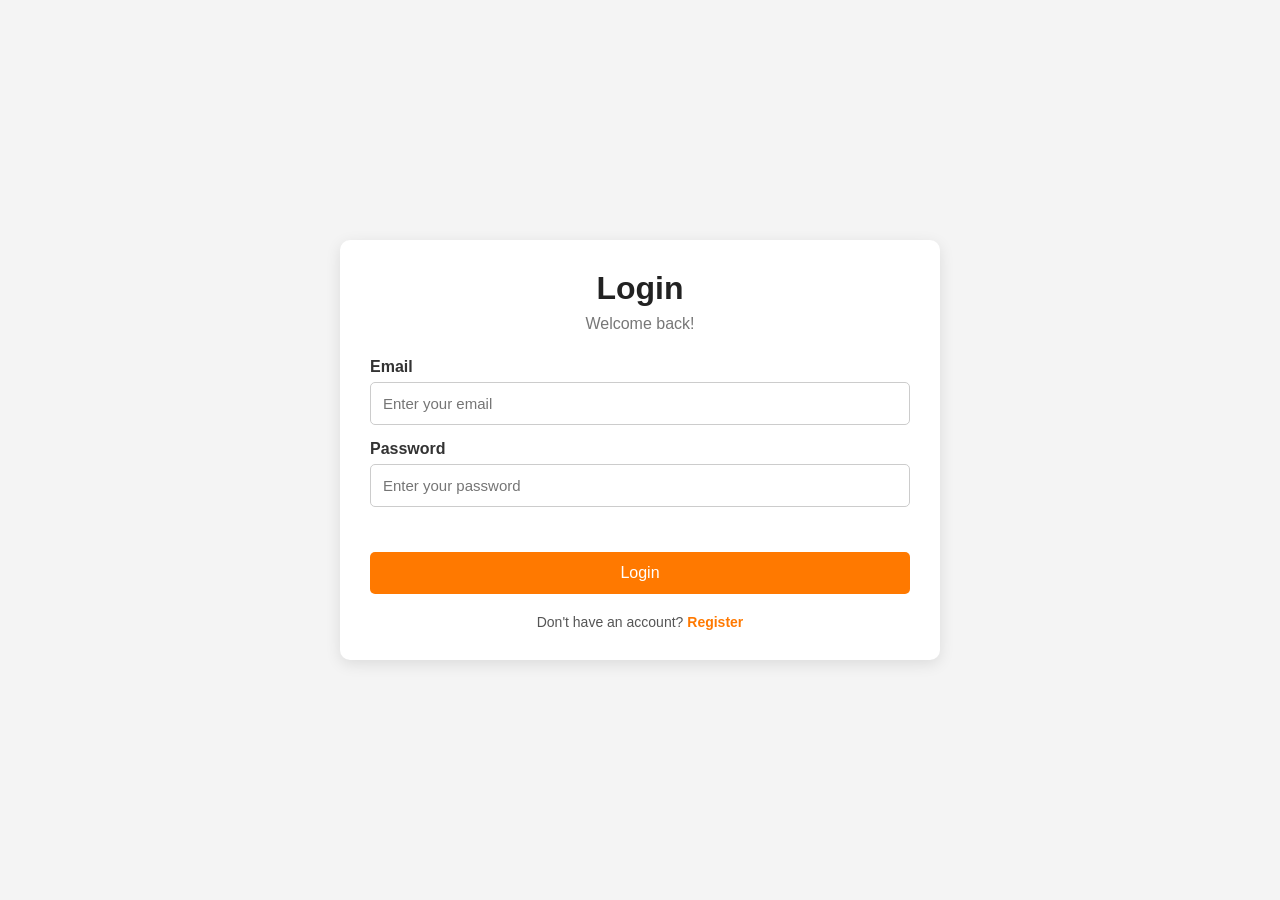
<file: mon-21-9-2026/localstorage/admin-dashboard.html>
<!DOCTYPE html>
<html lang="en">

<head>
    <meta charset="UTF-8">
    <meta name="viewport" content="width=device-width, initial-scale=1.0">

    <title>Admin Dashboard</title>

    <link rel="stylesheet" href="style.css">
</head>

<body>

    <div class="container">

        <h1>Admin Dashboard</h1>

        <p class="subtitle">
            All Registered Users
        </p>

        <!-- Users Table -->
        <div class="users-table">

            <table>

                <thead>
                    <tr>
                        <th>Full Name</th>
                        <th>Email</th>
                        <th>Address</th>
                        <th>Role</th>
                    </tr>
                </thead>

                <tbody id="users-table-body">
                    <!-- JavaScript will add users here -->
                </tbody>

            </table>

        </div>

        <!-- Logout -->
        <button id="logout-btn">
            Logout
        </button>

    </div>

    <script src="script.js"></script>

</body>

</html>
</file>
<file: mon-21-9-2026/localstorage/style.css>
/* =========================
   RESET
========================= */

* {
    margin: 0;
    padding: 0;
    box-sizing: border-box;
}


/* =========================
   BODY
========================= */

body {
    font-family: Arial, sans-serif;

    background-color: #f4f4f4;

    min-height: 100vh;

    display: flex;
    justify-content: center;
    align-items: center;

    padding: 20px;
}


/* =========================
   CONTAINER
========================= */

.container {
    width: 100%;
    max-width: 600px;

    background-color: white;

    padding: 30px;

    border-radius: 10px;

    box-shadow: 0 4px 15px rgba(0, 0, 0, 0.1);
}


/* =========================
   TITLE
========================= */

h1 {
    text-align: center;

    margin-bottom: 8px;

    color: #222;
}


/* =========================
   SUBTITLE
========================= */

.subtitle {
    text-align: center;

    color: #777;

    margin-bottom: 25px;
}


/* =========================
   FORM
========================= */

form {
    display: flex;
    flex-direction: column;
}


/* =========================
   LABEL
========================= */

label {
    margin-bottom: 6px;

    font-weight: bold;

    color: #333;
}


/* =========================
   INPUT
========================= */

input {
    width: 100%;

    padding: 12px;

    margin-bottom: 15px;

    border: 1px solid #ccc;

    border-radius: 5px;

    font-size: 15px;
}


/* Input when selected */

input:focus {
    outline: none;

    border-color: #ff7900;
}


/* =========================
   MESSAGE
========================= */

#message,
#email-message {
    min-height: 20px;

    margin-bottom: 10px;

    text-align: center;

    font-size: 14px;
}


/* =========================
   SUCCESS / ERROR
========================= */

.success {
    color: green;
}

.error {
    color: red;
}


/* =========================
   BUTTON
========================= */

button {
    width: 100%;

    padding: 12px;

    border: none;

    border-radius: 5px;

    background-color: #ff7900;

    color: white;

    font-size: 16px;

    cursor: pointer;

    transition: 0.3s;
}


/* Button hover */

button:hover {
    background-color: #e66d00;
}


/* =========================
   LOGIN / REGISTER LINK
========================= */

.switch-page {
    text-align: center;

    margin-top: 20px;

    font-size: 14px;

    color: #555;
}


.switch-page a {
    color: #ff7900;

    text-decoration: none;

    font-weight: bold;
}


.switch-page a:hover {
    text-decoration: underline;
}


/* =========================
   USER INFORMATION
========================= */

.user-info {
    margin-bottom: 25px;

    padding: 20px;

    background-color: #f8f8f8;

    border-radius: 8px;
}


.user-info p {
    margin-bottom: 12px;

    color: #333;
}


.user-info p:last-child {
    margin-bottom: 0;
}


.user-info strong {
    display: inline-block;

    min-width: 100px;
}


/* =========================
   USERS TABLE
========================= */

.users-table {
    width: 100%;

    overflow-x: auto;

    margin-bottom: 25px;
}


table {
    width: 100%;

    border-collapse: collapse;

    min-width: 500px;
}


th,
td {
    padding: 12px;

    border: 1px solid #ddd;

    text-align: left;
}


th {
    background-color: #ff7900;

    color: white;
}


td {
    background-color: #fafafa;
}


/* =========================
   RESPONSIVE
========================= */

@media (max-width: 600px) {

    body {
        padding: 15px;
    }

    .container {
        padding: 20px;
    }

    h1 {
        font-size: 26px;
    }

    input {
        font-size: 14px;
    }

    button {
        font-size: 15px;
    }

    .user-info {
        padding: 15px;
    }

    .user-info strong {
        display: block;

        margin-bottom: 4px;
    }

}
</file>
